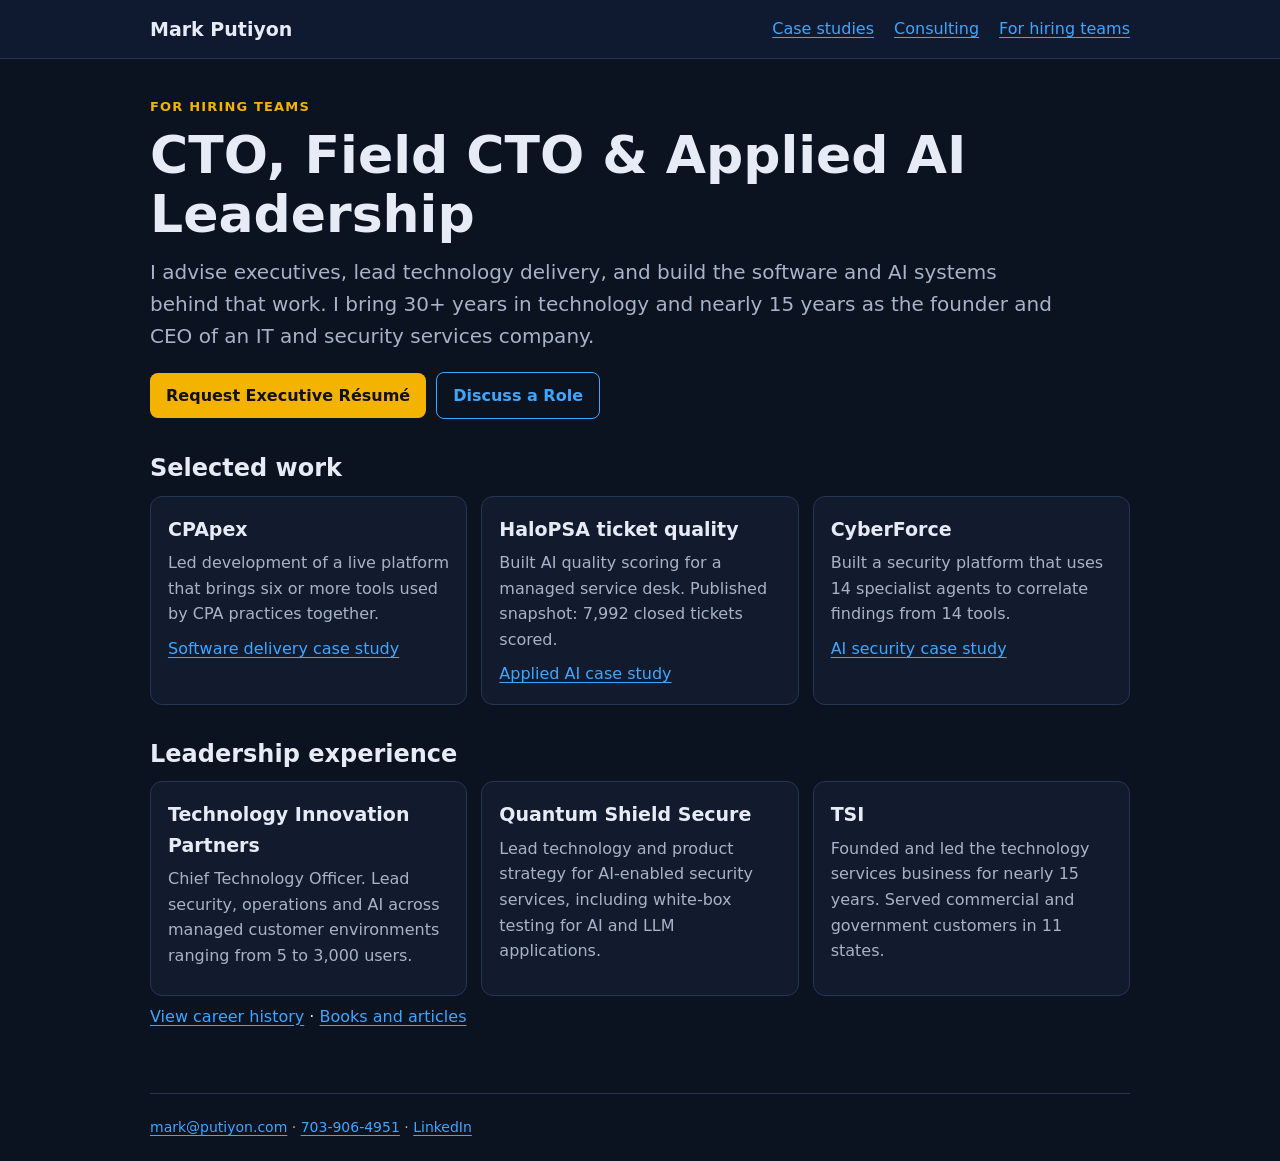
<file: hiring.html>
<!doctype html>
<html lang="en">
<head>
  <meta charset="utf-8">
  <meta name="viewport" content="width=device-width,initial-scale=1">
  <title>CTO, Field CTO &amp; Applied AI Leadership | Mark Putiyon</title>
  <meta name="description" content="Review Mark Putiyon’s executive résumé and portfolio for CTO, Field CTO, and applied AI leadership roles.">
  <link rel="canonical" href="https://mark.putiyon.net/hiring">
  <meta property="og:type" content="website">
  <meta property="og:url" content="https://mark.putiyon.net/hiring">
  <meta property="og:title" content="CTO, Field CTO &amp; Applied AI Leadership | Mark Putiyon">
  <meta property="og:description" content="Review Mark Putiyon’s executive résumé and portfolio for CTO, Field CTO, and applied AI leadership roles.">
  <meta property="og:image" content="https://mark.putiyon.net/headshot.png">
  <link rel="icon" href="/favicon.ico" sizes="any">
  <link rel="stylesheet" href="/portfolio.css">
</head>
<body class="detail-page">
  <header class="detail-nav"><nav aria-label="Portfolio">
    <a class="brand" href="/">Mark Putiyon</a>
    <a href="/#featured-work">Case studies</a>
    <a href="/#work-with-me">Consulting</a>
    <a href="/hiring" aria-current="page">For hiring teams</a>
  </nav></header>
  <main class="detail-main">
    <p class="detail-kicker">For hiring teams</p>
    <h1>CTO, Field CTO &amp; Applied AI Leadership</h1>
    <p class="detail-lead">I advise executives, lead technology delivery, and build the software and AI systems behind that work. I bring 30+ years in technology and nearly 15 years as the founder and CEO of an IT and security services company.</p>
    <div class="detail-actions">
      <a class="btn" href="mailto:mark@putiyon.com?subject=Executive%20r%C3%A9sum%C3%A9%20request">Request Executive Résumé</a>
      <a class="btn o" href="mailto:mark@putiyon.com?subject=CTO%20or%20Applied%20AI%20role">Discuss a Role</a>
    </div>
    <section class="detail-section"><h2>Selected work</h2><div class="detail-grid">
      <article class="detail-card"><h3>CPApex</h3><p>Led development of a live platform that brings six or more tools used by CPA practices together.</p><a href="/case-studies/cpapex">Software delivery case study</a></article>
      <article class="detail-card"><h3>HaloPSA ticket quality</h3><p>Built AI quality scoring for a managed service desk. Published snapshot: 7,992 closed tickets scored.</p><a href="/case-studies/halopsa">Applied AI case study</a></article>
      <article class="detail-card"><h3>CyberForce</h3><p>Built a security platform that uses 14 specialist agents to correlate findings from 14 tools.</p><a href="/case-studies/cyberforce">AI security case study</a></article>
    </div></section>
    <section class="detail-section"><h2>Leadership experience</h2>
      <div class="detail-grid">
        <article class="detail-card"><h3>Technology Innovation Partners</h3><p>Chief Technology Officer. Lead security, operations and AI across managed customer environments ranging from 5 to 3,000 users.</p></article>
        <article class="detail-card"><h3>Quantum Shield Secure</h3><p>Lead technology and product strategy for AI-enabled security services, including white-box testing for AI and LLM applications.</p></article>
        <article class="detail-card"><h3>TSI</h3><p>Founded and led the technology services business for nearly 15 years. Served commercial and government customers in 11 states.</p></article>
      </div>
      <p><a href="/#experience">View career history</a> · <a href="/#writing">Books and articles</a></p>
    </section>
  </main>
  <footer class="detail-footer"><a href="mailto:mark@putiyon.com">mark@putiyon.com</a> · <a href="tel:+17039064951">703-906-4951</a> · <a href="https://www.linkedin.com/in/markputiyon/">LinkedIn</a></footer>
</body>
</html>
</file>
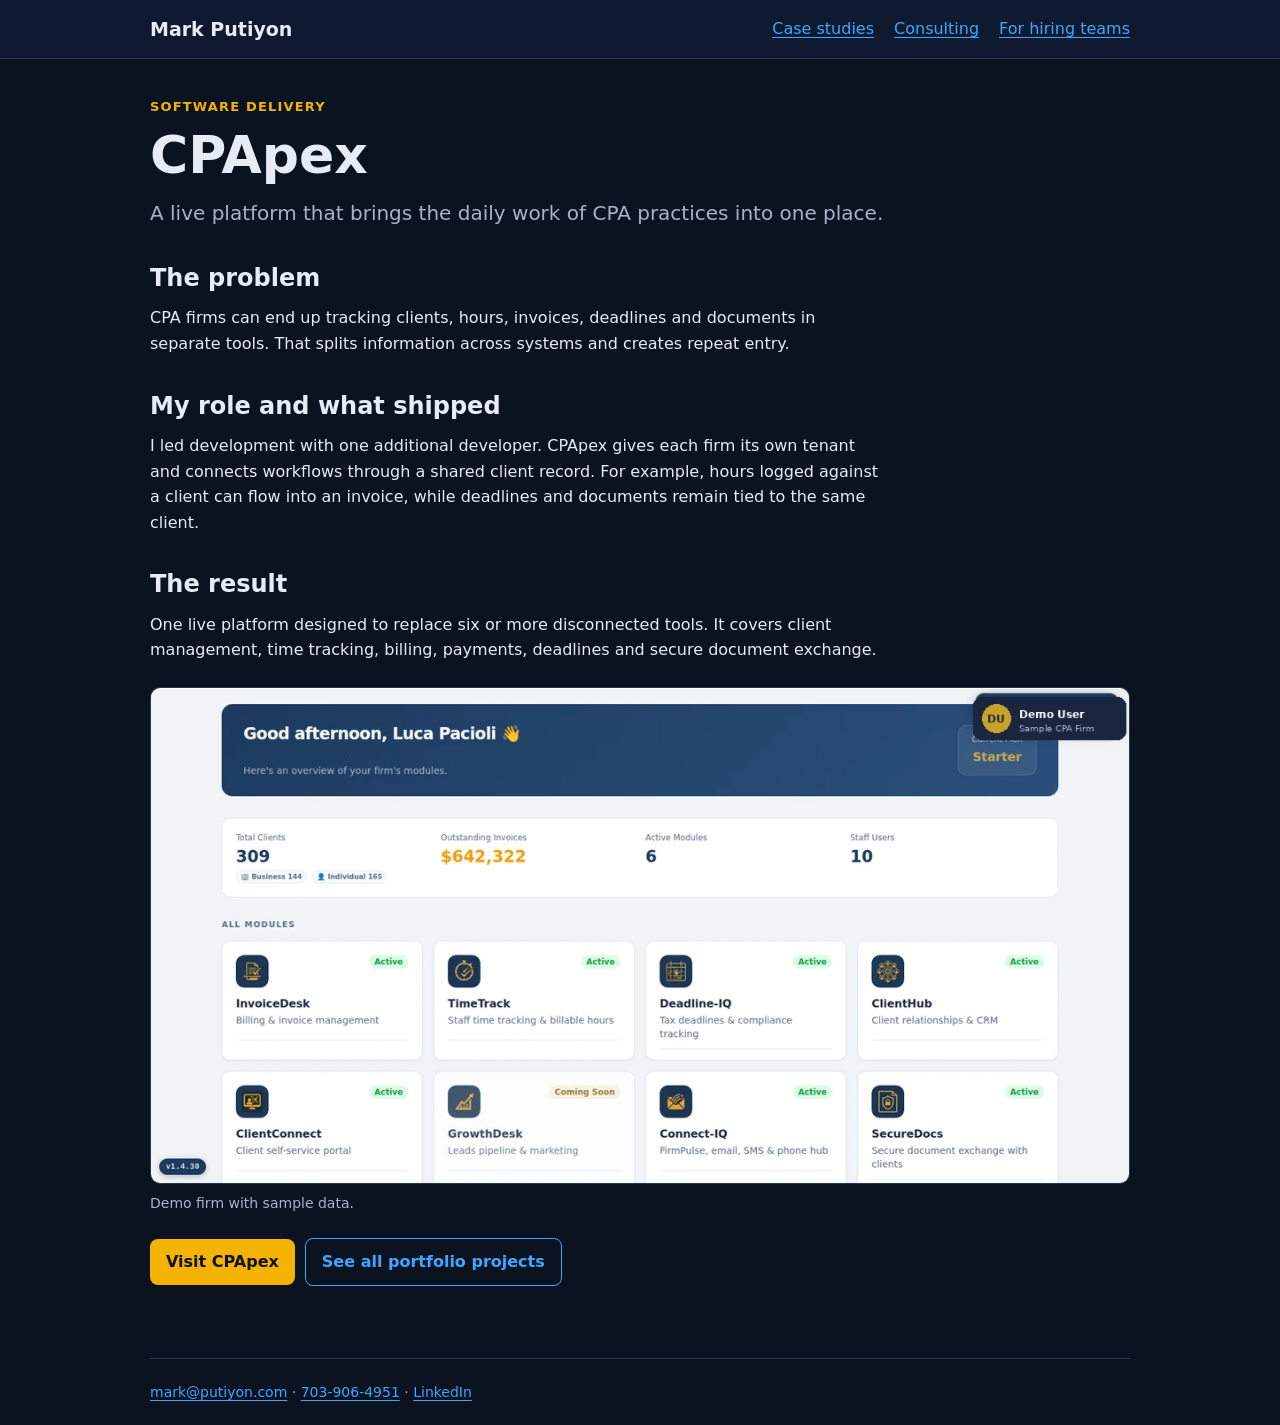
<file: case-studies/cpapex.html>
<!doctype html>
<html lang="en">
<head>
  <meta charset="utf-8">
  <meta name="viewport" content="width=device-width,initial-scale=1">
  <title>CPApex Case Study | Mark Putiyon</title>
  <meta name="description" content="How Mark Putiyon led development of CPApex, a live practice management platform for CPA firms.">
  <link rel="canonical" href="https://mark.putiyon.net/case-studies/cpapex">
  <meta property="og:type" content="website">
  <meta property="og:url" content="https://mark.putiyon.net/case-studies/cpapex">
  <meta property="og:title" content="CPApex Case Study | Mark Putiyon">
  <meta property="og:description" content="How Mark Putiyon led development of CPApex, a live practice management platform for CPA firms.">
  <meta property="og:image" content="https://mark.putiyon.net/headshot.png">
  <link rel="icon" href="/favicon.ico" sizes="any">
  <link rel="stylesheet" href="/portfolio.css">
</head>
<body class="detail-page">
  <header class="detail-nav"><nav aria-label="Portfolio">
    <a class="brand" href="/">Mark Putiyon</a>
    <a href="/#featured-work">Case studies</a>
    <a href="/#work-with-me">Consulting</a>
    <a href="/hiring">For hiring teams</a>
  </nav></header>
  <main class="detail-main">
    <p class="detail-kicker">Software delivery</p>
    <h1>CPApex</h1>
    <p class="detail-lead">A live platform that brings the daily work of CPA practices into one place.</p>
    <section class="detail-section"><h2>The problem</h2><p>CPA firms can end up tracking clients, hours, invoices, deadlines and documents in separate tools. That splits information across systems and creates repeat entry.</p></section>
    <section class="detail-section"><h2>My role and what shipped</h2><p>I led development with one additional developer. CPApex gives each firm its own tenant and connects workflows through a shared client record. For example, hours logged against a client can flow into an invoice, while deadlines and documents remain tied to the same client.</p></section>
    <section class="detail-section"><h2>The result</h2><p>One live platform designed to replace six or more disconnected tools. It covers client management, time tracking, billing, payments, deadlines and secure document exchange.</p></section>
    <figure><img src="/img/cpapex-dashboard.webp" alt="CPApex firm dashboard showing client, invoice and staff information" width="1104" height="559" loading="lazy"><figcaption>Demo firm with sample data.</figcaption></figure>
    <p class="detail-actions"><a class="btn" href="https://www.cpapex.net">Visit CPApex</a><a class="btn o" href="/#builds">See all portfolio projects</a></p>
  </main>
  <footer class="detail-footer"><a href="mailto:mark@putiyon.com">mark@putiyon.com</a> · <a href="tel:+17039064951">703-906-4951</a> · <a href="https://www.linkedin.com/in/markputiyon/">LinkedIn</a></footer>
</body>
</html>
</file>
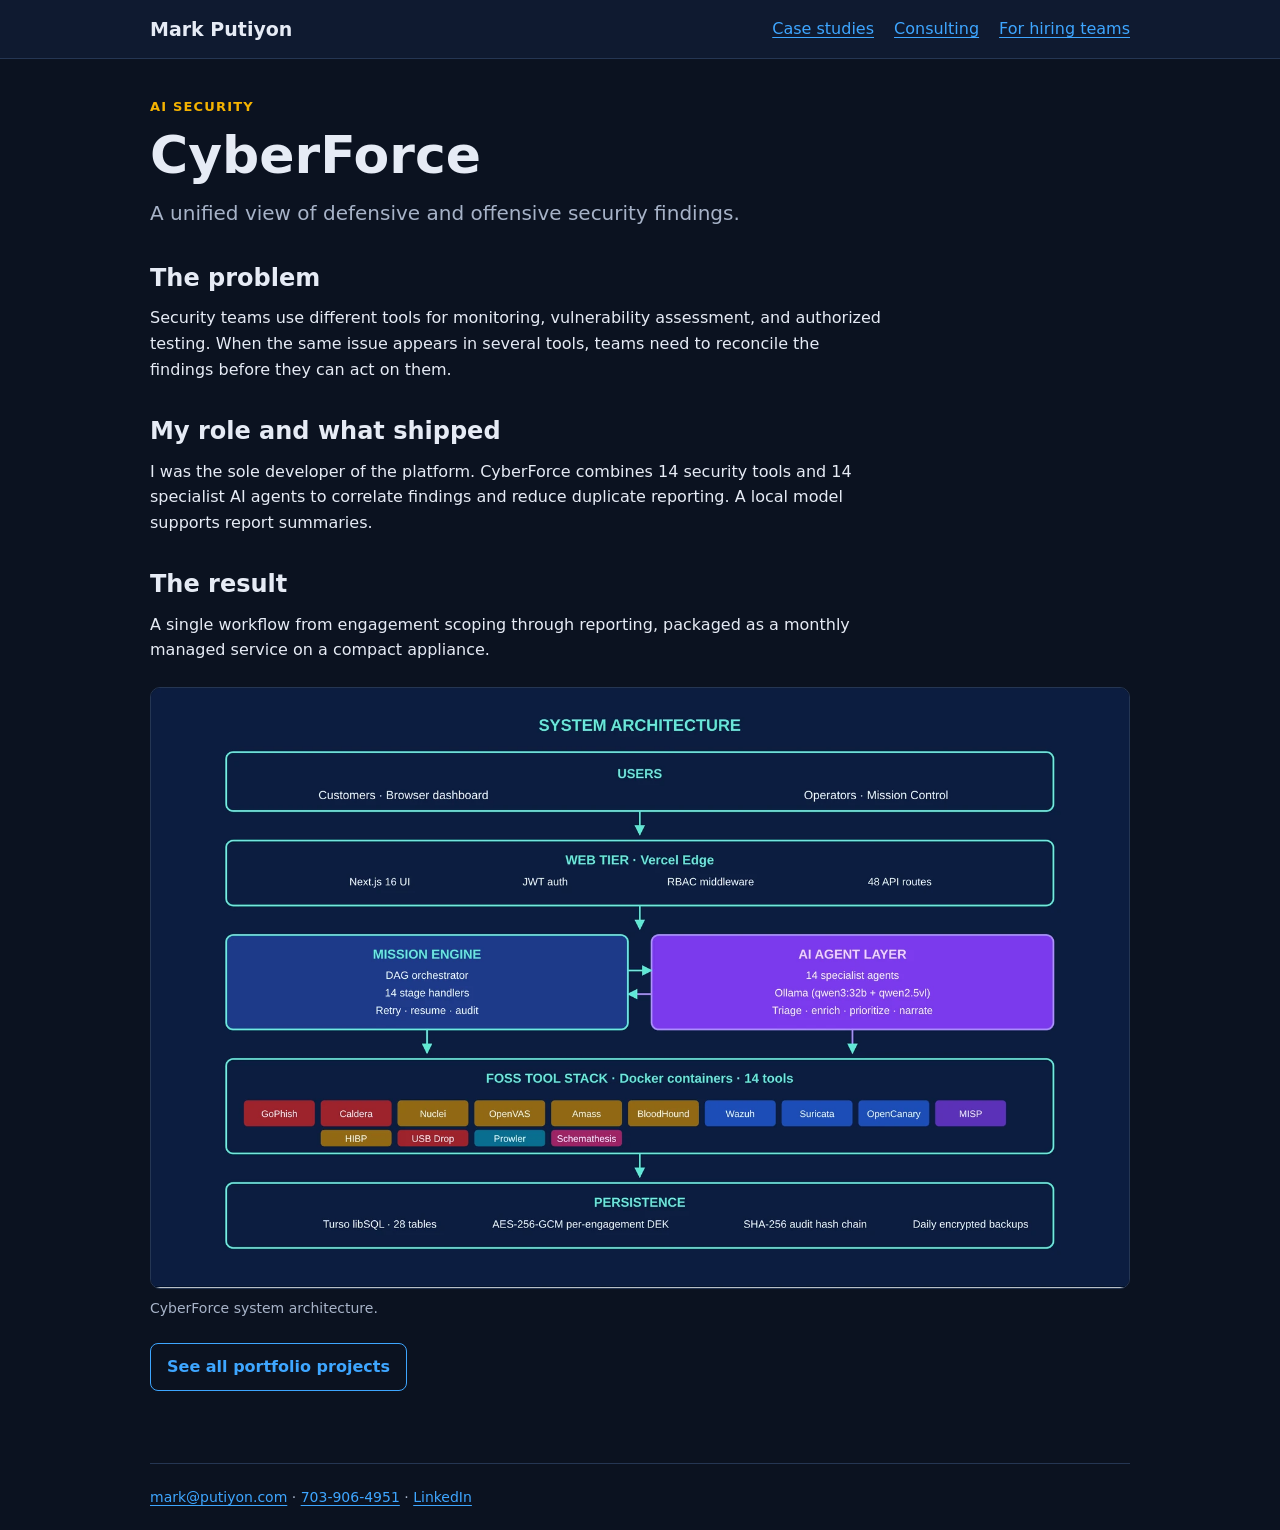
<file: case-studies/cyberforce.html>
<!doctype html>
<html lang="en">
<head>
  <meta charset="utf-8">
  <meta name="viewport" content="width=device-width,initial-scale=1">
  <title>CyberForce Case Study | Mark Putiyon</title>
  <meta name="description" content="A security platform built by Mark Putiyon that uses AI agents to correlate findings from 14 security tools.">
  <link rel="canonical" href="https://mark.putiyon.net/case-studies/cyberforce">
  <meta property="og:type" content="website">
  <meta property="og:url" content="https://mark.putiyon.net/case-studies/cyberforce">
  <meta property="og:title" content="CyberForce Case Study | Mark Putiyon">
  <meta property="og:description" content="A security platform built by Mark Putiyon that uses AI agents to correlate findings from 14 security tools.">
  <meta property="og:image" content="https://mark.putiyon.net/headshot.png">
  <link rel="icon" href="/favicon.ico" sizes="any">
  <link rel="stylesheet" href="/portfolio.css">
</head>
<body class="detail-page">
  <header class="detail-nav"><nav aria-label="Portfolio">
    <a class="brand" href="/">Mark Putiyon</a>
    <a href="/#featured-work">Case studies</a>
    <a href="/#work-with-me">Consulting</a>
    <a href="/hiring">For hiring teams</a>
  </nav></header>
  <main class="detail-main">
    <p class="detail-kicker">AI security</p>
    <h1>CyberForce</h1>
    <p class="detail-lead">A unified view of defensive and offensive security findings.</p>
    <section class="detail-section"><h2>The problem</h2><p>Security teams use different tools for monitoring, vulnerability assessment, and authorized testing. When the same issue appears in several tools, teams need to reconcile the findings before they can act on them.</p></section>
    <section class="detail-section"><h2>My role and what shipped</h2><p>I was the sole developer of the platform. CyberForce combines 14 security tools and 14 specialist AI agents to correlate findings and reduce duplicate reporting. A local model supports report summaries.</p></section>
    <section class="detail-section"><h2>The result</h2><p>A single workflow from engagement scoping through reporting, packaged as a monthly managed service on a compact appliance.</p></section>
    <figure><img src="/img/cyberforce-arch.webp" alt="CyberForce architecture showing the web, mission, AI agent and security tool layers" loading="lazy"><figcaption>CyberForce system architecture.</figcaption></figure>
    <p class="detail-actions"><a class="btn o" href="/#builds">See all portfolio projects</a></p>
  </main>
  <footer class="detail-footer"><a href="mailto:mark@putiyon.com">mark@putiyon.com</a> · <a href="tel:+17039064951">703-906-4951</a> · <a href="https://www.linkedin.com/in/markputiyon/">LinkedIn</a></footer>
</body>
</html>
</file>
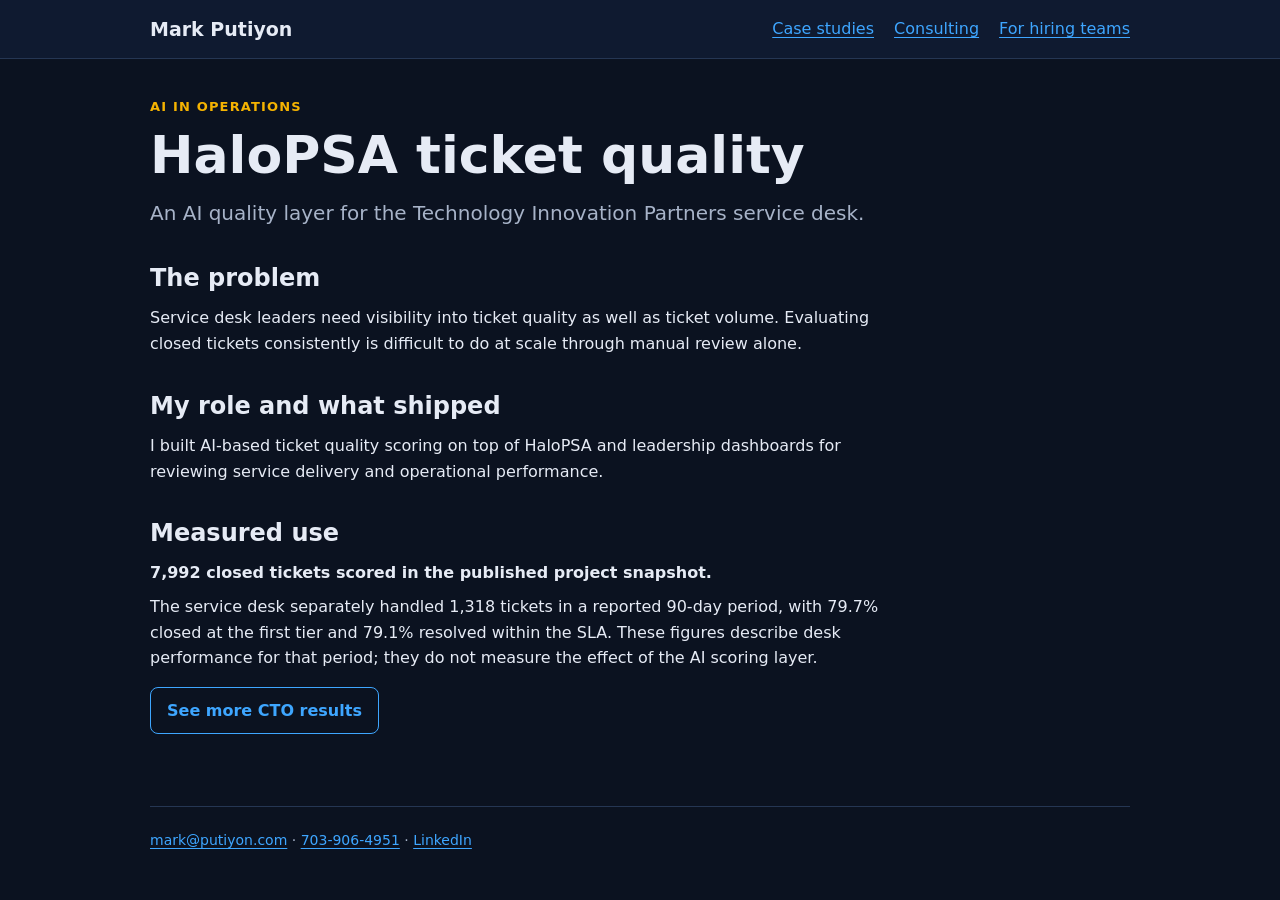
<file: case-studies/halopsa.html>
<!doctype html>
<html lang="en">
<head>
  <meta charset="utf-8">
  <meta name="viewport" content="width=device-width,initial-scale=1">
  <title>HaloPSA Ticket Quality Case Study | Mark Putiyon</title>
  <meta name="description" content="An AI ticket quality layer built by Mark Putiyon for the Technology Innovation Partners service desk.">
  <link rel="canonical" href="https://mark.putiyon.net/case-studies/halopsa">
  <meta property="og:type" content="website">
  <meta property="og:url" content="https://mark.putiyon.net/case-studies/halopsa">
  <meta property="og:title" content="HaloPSA Ticket Quality Case Study | Mark Putiyon">
  <meta property="og:description" content="An AI ticket quality layer built by Mark Putiyon for the Technology Innovation Partners service desk.">
  <meta property="og:image" content="https://mark.putiyon.net/headshot.png">
  <link rel="icon" href="/favicon.ico" sizes="any">
  <link rel="stylesheet" href="/portfolio.css">
</head>
<body class="detail-page">
  <header class="detail-nav"><nav aria-label="Portfolio">
    <a class="brand" href="/">Mark Putiyon</a>
    <a href="/#featured-work">Case studies</a>
    <a href="/#work-with-me">Consulting</a>
    <a href="/hiring">For hiring teams</a>
  </nav></header>
  <main class="detail-main">
    <p class="detail-kicker">AI in operations</p>
    <h1>HaloPSA ticket quality</h1>
    <p class="detail-lead">An AI quality layer for the Technology Innovation Partners service desk.</p>
    <section class="detail-section"><h2>The problem</h2><p>Service desk leaders need visibility into ticket quality as well as ticket volume. Evaluating closed tickets consistently is difficult to do at scale through manual review alone.</p></section>
    <section class="detail-section"><h2>My role and what shipped</h2><p>I built AI-based ticket quality scoring on top of HaloPSA and leadership dashboards for reviewing service delivery and operational performance.</p></section>
    <section class="detail-section"><h2>Measured use</h2><p class="detail-proof">7,992 closed tickets scored in the published project snapshot.</p><p>The service desk separately handled 1,318 tickets in a reported 90-day period, with 79.7% closed at the first tier and 79.1% resolved within the SLA. These figures describe desk performance for that period; they do not measure the effect of the AI scoring layer.</p></section>
    <p class="detail-actions"><a class="btn o" href="/#outcomes">See more CTO results</a></p>
  </main>
  <footer class="detail-footer"><a href="mailto:mark@putiyon.com">mark@putiyon.com</a> · <a href="tel:+17039064951">703-906-4951</a> · <a href="https://www.linkedin.com/in/markputiyon/">LinkedIn</a></footer>
</body>
</html>
</file>
<file: portfolio.css>
:root{--bg:#0b1220;--card:#121b2e;--ink:#e6ebf5;--mut:#a7b3c8;--acc:#3ea6ff;--line:#253653;--gold:#f5b301}
*{box-sizing:border-box}
:focus-visible{outline:3px solid var(--gold);outline-offset:4px}
.portfolio-hero{display:grid;grid-template-columns:minmax(0,1fr) auto;gap:38px;align-items:center;padding:70px 20px 30px}
.hero-copy{min-width:0}.portfolio-hero h1{font-size:clamp(34px,5.1vw,54px);line-height:1.12}.portfolio-hero .tg2{max-width:640px}
.portfolio-hero .t{font-size:18px;margin:12px 0 18px}.hero-actions,.detail-actions{display:flex;gap:10px;flex-wrap:wrap;align-items:center}.hero-actions .btn,.detail-actions .btn{margin:0}
.portfolio-hero .hs{border-radius:50%;border:3px solid var(--line);object-fit:cover;max-width:100%}
.hero-context{font-size:14px;color:var(--mut);margin:12px 0 0}.featured-work{padding-top:25px;padding-bottom:32px}.featured-work h2{margin-bottom:14px}
.case-link{display:inline-block;margin-top:12px;font-weight:650}.section-follow{margin:14px 0 0!important}.contact-lines{color:var(--mut);overflow-wrap:anywhere}
#fit-call{scroll-margin-top:95px}.grid,.svc,.tracks,.sc .cols{grid-template-columns:repeat(auto-fit,minmax(min(100%,280px),1fr))}
@media(max-width:660px){.portfolio-hero{grid-template-columns:1fr;gap:20px;padding:35px 20px 18px}.portfolio-hero .hs{width:120px!important;height:120px!important}.hero-actions .btn{font-size:16px;padding:11px 14px}.featured-work{padding-top:16px}}
@media(prefers-reduced-motion:reduce){html{scroll-behavior:auto}*,*::before,*::after{transition:none!important}}
.detail-page{margin:0;background:var(--bg);color:var(--ink);font:16px/1.6 system-ui,-apple-system,Segoe UI,Roboto,sans-serif}
.detail-page a{color:var(--acc);text-underline-offset:.2em}.detail-page .btn{display:inline-block;background:var(--gold);color:#111;font-weight:700;padding:10px 16px;border-radius:8px;text-decoration:none}.detail-page .btn.o{background:transparent;border:1px solid var(--acc);color:var(--acc)}
.detail-nav{border-bottom:1px solid var(--line);background:#0f1a30}.detail-nav nav,.detail-main,.detail-footer{width:min(100% - 40px,980px);margin:auto}
.detail-nav nav{display:flex;flex-wrap:wrap;align-items:center;gap:10px 20px;padding:14px 0}.detail-nav .brand{color:var(--ink);font-size:19px;font-weight:800;text-decoration:none;margin-right:auto}
.detail-main{padding:38px 0 56px}.detail-main h1{font-size:clamp(32px,5vw,52px);line-height:1.13;margin:8px 0 12px}.detail-main h2{font-size:24px;margin:0 0 8px}.detail-main h3{font-size:19px;margin:0 0 6px}
.detail-main p{max-width:72ch}.detail-lead{font-size:20px;color:var(--mut);margin:0 0 20px}.detail-kicker{color:var(--gold);font-size:13px;font-weight:750;letter-spacing:.09em;text-transform:uppercase;margin:0}
.detail-section{margin-top:30px}.detail-section p{margin:8px 0}.detail-grid{display:grid;gap:14px;grid-template-columns:repeat(auto-fit,minmax(min(100%,250px),1fr))}
.detail-card{padding:17px;background:var(--card);border:1px solid var(--line);border-radius:12px}.detail-card p{margin:0 0 9px;color:var(--mut)}.detail-proof{font-weight:750;color:var(--ink)}
.detail-main figure{margin:24px 0}.detail-main img{display:block;width:100%;height:auto;border:1px solid var(--line);border-radius:10px}.detail-main figcaption,.detail-note{color:var(--mut);font-size:14px;margin-top:8px}
.detail-footer{padding:22px 0;border-top:1px solid var(--line);color:var(--mut);font-size:14px;overflow-wrap:anywhere}
@media(max-width:560px){.detail-main{padding-top:28px}.detail-lead{font-size:18px}.detail-nav .brand{width:100%}}
</file>
